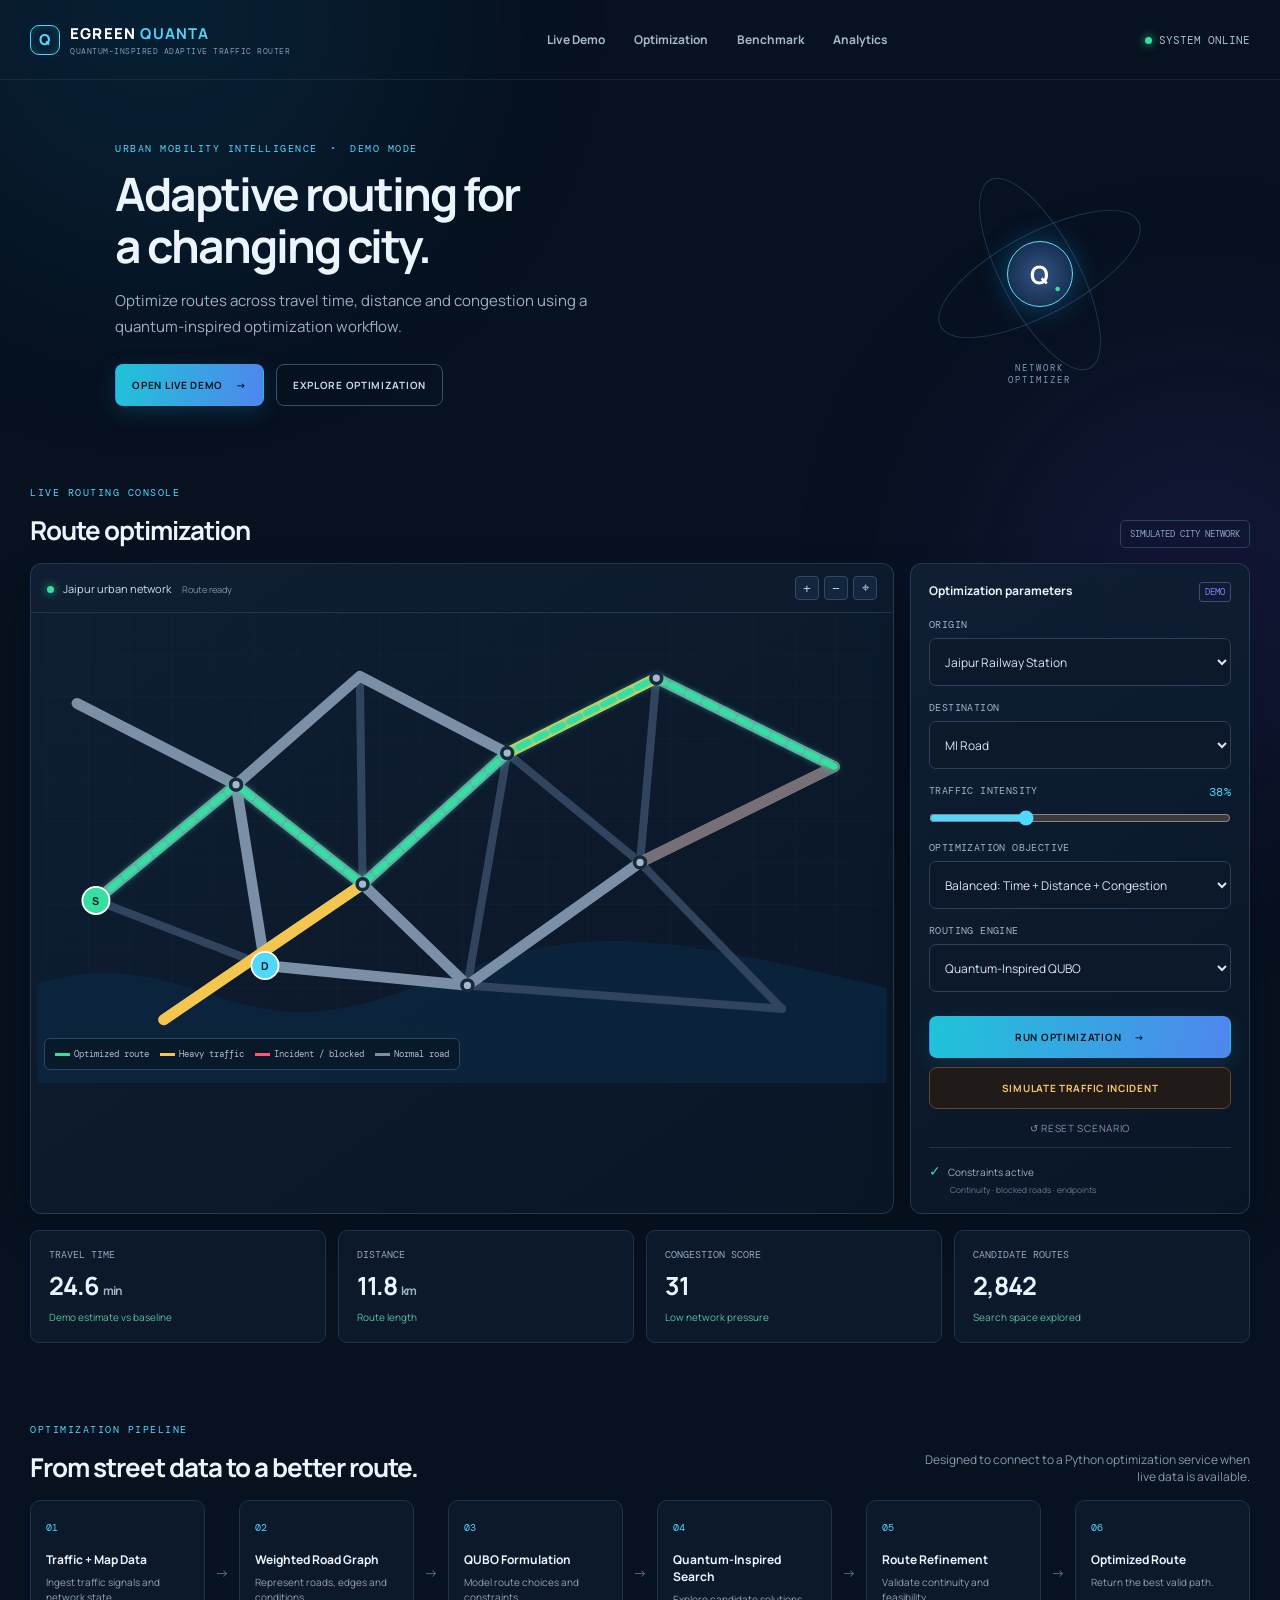
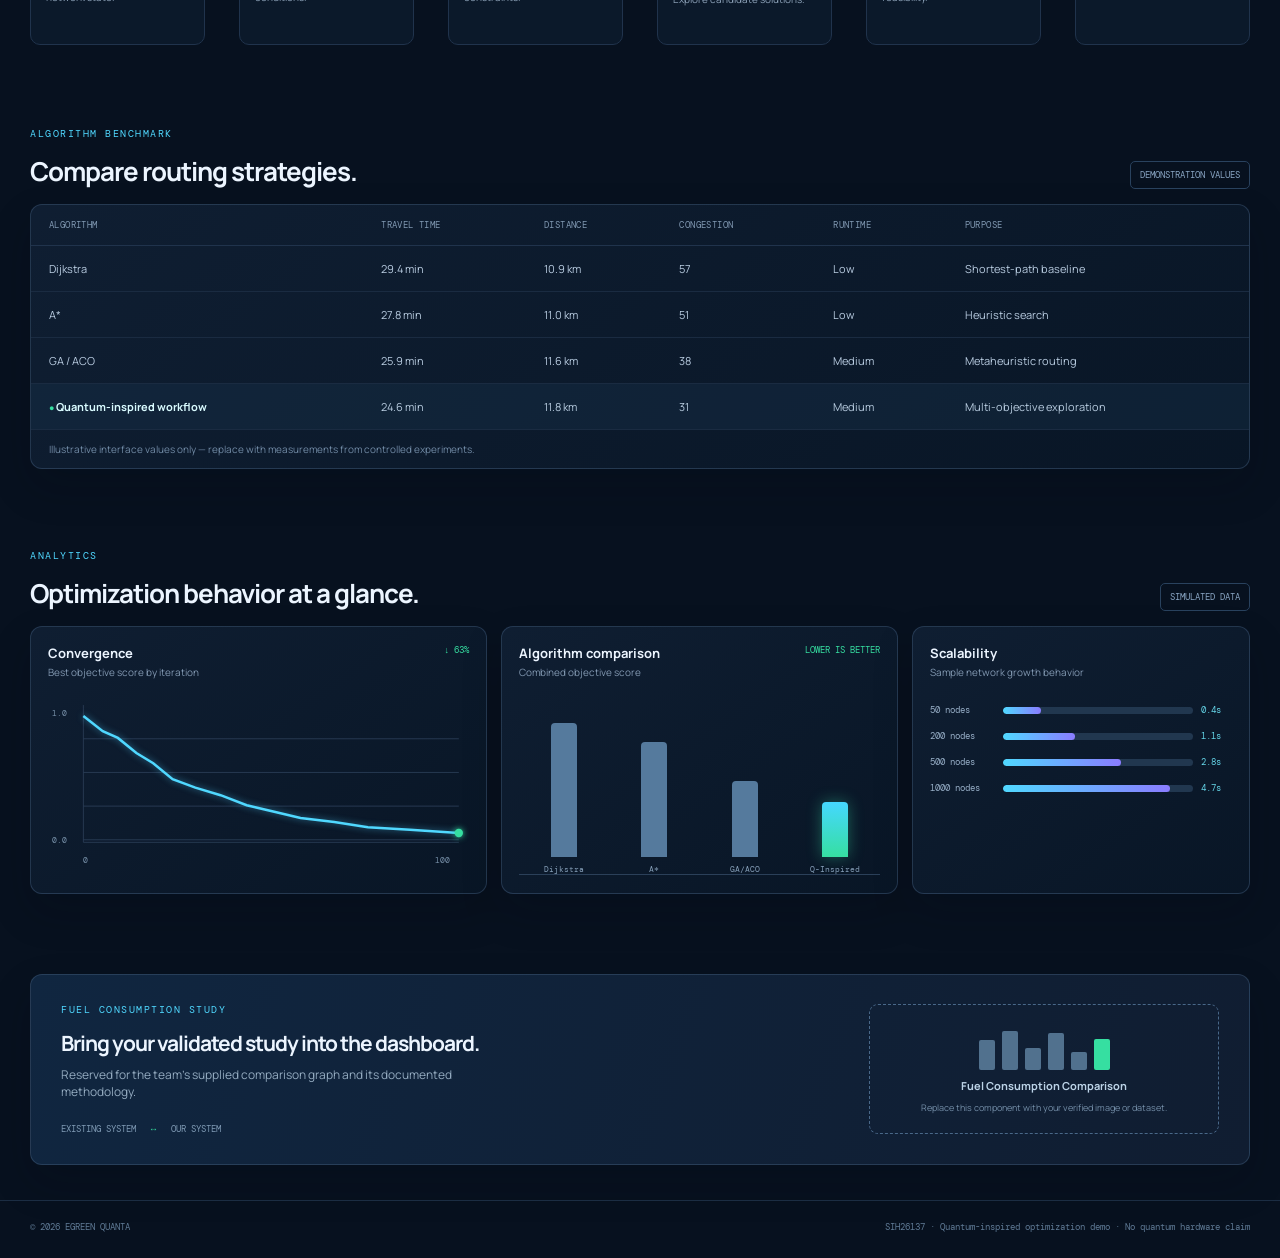
<file: index.html>
<!doctype html>
<html lang="en">
<head>
  <meta charset="UTF-8" />
  <meta name="viewport" content="width=device-width, initial-scale=1.0" />
  <meta name="description" content="Egreen Quanta — Quantum-inspired adaptive traffic routing demo." />
  <title>Egreen Quanta | Adaptive Traffic Router</title>
  <link rel="preconnect" href="https://fonts.googleapis.com">
  <link rel="preconnect" href="https://fonts.gstatic.com" crossorigin>
  <link href="https://fonts.googleapis.com/css2?family=DM+Mono:wght@400;500&family=Manrope:wght@400;500;600;700;800&display=swap" rel="stylesheet">
  <link rel="stylesheet" href="style.css" />
</head>
<body>
  <div class="ambient ambient-one"></div><div class="ambient ambient-two"></div>
  <header class="nav wrap">
    <a class="brand" href="#top" aria-label="Egreen Quanta home"><span class="brand-mark">Q</span><span>EGREEN <b>QUANTA</b><small>QUANTUM-INSPIRED ADAPTIVE TRAFFIC ROUTER</small></span></a>
    <nav><a href="#demo">Live Demo</a><a href="#pipeline">Optimization</a><a href="#benchmark">Benchmark</a><a href="#analytics">Analytics</a></nav>
    <div class="online"><i></i>System online</div>
  </header>

  <main id="top" class="wrap">
    <section class="hero">
      <div><p class="eyebrow">URBAN MOBILITY INTELLIGENCE <span>•</span> DEMO MODE</p><h1>Adaptive routing for<br>a changing city.</h1><p class="hero-copy">Optimize routes across travel time, distance and congestion using a quantum-inspired optimization workflow.</p><div class="hero-actions"><a class="button primary" href="#demo">Open live demo <span>→</span></a><a class="button ghost" href="#pipeline">Explore optimization</a></div></div>
      <div class="hero-orbit" aria-hidden="true"><div class="orbit-ring ring-a"></div><div class="orbit-ring ring-b"></div><div class="orbit-core">Q<span>•</span></div><em>NETWORK<br>OPTIMIZER</em></div>
    </section>

    <section id="demo" class="section-head"><div><p class="eyebrow">LIVE ROUTING CONSOLE</p><h2>Route optimization</h2></div><div class="demo-badge">SIMULATED CITY NETWORK</div></section>
    <section class="dashboard">
      <div class="map-card panel">
        <div class="panel-top"><div><span class="live-dot"></span> Jaipur urban network <small id="route-status">Route ready</small></div><div class="map-tools"><button aria-label="Zoom in">+</button><button aria-label="Zoom out">−</button><button aria-label="Locate">⌖</button></div></div>
        <div class="map-wrap">
          <svg id="city-map" viewBox="0 0 920 520" role="img" aria-label="Synthetic city road network with optimized traffic route">
            <defs><pattern id="grid" width="46" height="46" patternUnits="userSpaceOnUse"><path d="M 46 0 L 0 0 0 46" fill="none" stroke="#2b3a50" stroke-width=".7" opacity=".4"/></pattern><filter id="glow"><feGaussianBlur stdDeviation="4" result="coloredBlur"/><feMerge><feMergeNode in="coloredBlur"/><feMergeNode in="SourceGraphic"/></feMerge></filter></defs>
            <rect width="920" height="520" fill="url(#grid)"/><path class="water" d="M-10 410 C160 360 200 490 390 420 S620 340 930 415 L930 530 L-10 530Z"/>
            <g class="minor-roads"><path d="M34 100L210 190L347 70L510 155L675 72L872 170"/><path d="M55 318L210 190L350 300L510 155L657 276L872 170"/><path d="M130 450L350 300L466 412L657 276L814 438"/><path d="M210 190L242 390"/><path d="M347 70L350 300"/><path d="M510 155L466 412"/><path d="M675 72L657 276"/><path d="M55 318L242 390L466 412L814 438"/></g>
            <g class="roads"><path id="road-main" d="M55 318L210 190L350 300L510 155L675 72L872 170"/><path d="M130 450L350 300L466 412L657 276L872 170"/><path d="M34 100L210 190L347 70L510 155"/><path d="M210 190L242 390L466 412"/></g>
            <g class="traffic"><path d="M510 155L675 72"/><path d="M130 450L350 300"/><path id="incident-road" d="M657 276L872 170"/></g>
            <g id="route-normal" class="route"><path id="normal-route-path" d="M55 318L210 190L350 300L510 155L675 72L872 170"/></g>
            <g id="route-reroute" class="route hidden"><path id="reroute-path" d="M55 318L210 190L350 300L510 155L675 72L872 170"/></g>
            <g class="nodes"><circle cx="210" cy="190" r="6"/><circle cx="350" cy="300" r="6"/><circle cx="510" cy="155" r="6"/><circle cx="675" cy="72" r="6"/><circle cx="466" cy="412" r="6"/><circle cx="657" cy="276" r="6"/></g>
            <g id="start-marker" class="marker start"><circle cx="55" cy="318" r="15"/><text x="55" y="323">S</text><label id="start-label" x="77" y="301">SINDHI CAMP</label></g><g id="end-marker" class="marker end"><circle cx="242" cy="390" r="15"/><text x="242" y="395">D</text><label id="end-label" x="114" y="366">MI ROAD</label></g>
            <g id="incident-marker" class="incident-marker hidden"><circle cx="765" cy="220" r="14"/><path d="M765 211v10M765 226v2"/><text x="782" y="225">INCIDENT</text></g>
          </svg>
          <div class="map-legend"><span><i class="leg-route"></i>Optimized route</span><span><i class="leg-heavy"></i>Heavy traffic</span><span><i class="leg-incident"></i>Incident / blocked</span><span><i class="leg-normal"></i>Normal road</span></div>
        </div>
      </div>
      <aside class="controls panel">
        <div class="panel-label">Optimization parameters <span>DEMO</span></div>
          <label>Origin
            <select id="origin-location" aria-label="Origin">
              <option value="railway">Jaipur Railway Station</option>
              <option value="airport">Jaipur Airport</option>
              <option value="hawa-mahal">Hawa Mahal</option>
              <option value="mi-road">MI Road</option>
              <option value="sindhi-camp">Sindhi Camp</option>
              <option value="malviya-nagar">Malviya Nagar</option>
              <option value="mansarovar">Mansarovar</option>
              <option value="ajmer-road">Ajmer Road</option>
            </select>
          </label>
          <label>Destination
            <select id="destination-location" aria-label="Destination">
              <option value="railway">Jaipur Railway Station</option>
              <option value="airport">Jaipur Airport</option>
              <option value="hawa-mahal">Hawa Mahal</option>
              <option value="mi-road" selected>MI Road</option>
              <option value="sindhi-camp">Sindhi Camp</option>
              <option value="malviya-nagar">Malviya Nagar</option>
              <option value="mansarovar">Mansarovar</option>
              <option value="ajmer-road">Ajmer Road</option>
            </select>
          </label>
        <label class="traffic-label">Traffic intensity <output id="traffic-value">38%</output><input id="traffic-slider" type="range" min="10" max="100" value="38" /></label>
        <label>Optimization objective<select id="objective"><option value="balanced">Balanced: Time + Distance + Congestion</option><option value="fastest">Fastest Route</option><option value="low">Lowest Congestion</option><option value="fleet">Fleet / Multi-Vehicle Routing</option></select></label>
        <label>Routing engine<select id="engine"><option value="qubo">Quantum-Inspired QUBO</option><option value="anneal">QAOA / Annealing Simulation</option><option value="ga">GA / ACO</option><option value="dijkstra">Dijkstra</option><option value="astar">A*</option></select></label>
        <button id="run" class="button primary full">Run optimization <span>→</span></button><button id="incident" class="button warning full">Simulate traffic incident</button><button id="reset" class="reset">↺ Reset scenario</button>
        <div class="constraint"><span>✓</span> Constraints active <small>Continuity · blocked roads · endpoints</small></div>
      </aside>
    </section>
    <div id="progress" class="progress panel hidden"><div class="spinner"></div><span id="progress-text">Building weighted graph...</span><small>SIMULATED OPTIMIZATION</small></div>
    <section class="metrics" aria-label="Live demo metrics"><article><span>Travel time</span><strong id="travel-time">24.6 <small>min</small></strong><em id="time-change">− 13.4% vs baseline</em></article><article><span>Distance</span><strong id="distance">11.8 <small>km</small></strong><em id="distance-change">Route length</em></article><article><span>Congestion score</span><strong id="congestion">31</strong><em id="congestion-change">Low network pressure</em></article><article><span>Candidate routes</span><strong id="candidates">2,480</strong><em id="candidate-change">Search space explored</em></article></section>

    <section id="pipeline" class="section-head spaced"><div><p class="eyebrow">OPTIMIZATION PIPELINE</p><h2>From street data to a better route.</h2></div><p class="subtle">Designed to connect to a Python optimization service when live data is available.</p></section>
    <section class="pipeline"> <article><b>01</b><h3>Traffic + Map Data</h3><p>Ingest traffic signals and network state.</p></article><i>→</i><article><b>02</b><h3>Weighted Road Graph</h3><p>Represent roads, edges and conditions.</p></article><i>→</i><article><b>03</b><h3>QUBO Formulation</h3><p>Model route choices and constraints.</p></article><i>→</i><article><b>04</b><h3>Quantum-Inspired Search</h3><p>Explore candidate solutions.</p></article><i>→</i><article><b>05</b><h3>Route Refinement</h3><p>Validate continuity and feasibility.</p></article><i>→</i><article><b>06</b><h3>Optimized Route</h3><p>Return the best valid path.</p></article></section>

    <section id="benchmark" class="split-section"><div class="section-head"><div><p class="eyebrow">ALGORITHM BENCHMARK</p><h2>Compare routing strategies.</h2></div><div class="demo-badge">DEMONSTRATION VALUES</div></div><div class="table-card panel"><table><thead><tr><th>Algorithm</th><th>Travel time</th><th>Distance</th><th>Congestion</th><th>Runtime</th><th>Purpose</th></tr></thead><tbody><tr><td>Dijkstra</td><td>29.4 min</td><td>10.9 km</td><td>57</td><td>Low</td><td>Shortest-path baseline</td></tr><tr><td>A*</td><td>27.8 min</td><td>11.0 km</td><td>51</td><td>Low</td><td>Heuristic search</td></tr><tr><td>GA / ACO</td><td>25.9 min</td><td>11.6 km</td><td>38</td><td>Medium</td><td>Metaheuristic routing</td></tr><tr class="active-row"><td><span>●</span> Quantum-inspired workflow</td><td>24.6 min</td><td>11.8 km</td><td>31</td><td>Medium</td><td>Multi-objective exploration</td></tr></tbody></table><p class="table-note">Illustrative interface values only — replace with measurements from controlled experiments.</p></div></section>

    <section id="analytics" class="section-head spaced"><div><p class="eyebrow">ANALYTICS</p><h2>Optimization behavior at a glance.</h2></div><div class="demo-badge">SIMULATED DATA</div></section>
    <section class="analytics-grid"><article class="chart-card panel"><div class="chart-title"><div><h3>Convergence</h3><p>Best objective score by iteration</p></div><span>↓ 63%</span></div><svg class="line-chart" viewBox="0 0 500 210" aria-label="Sample convergence chart"><g class="chart-grid"><path d="M42 12V175H488M42 52H488M42 92H488M42 132H488M42 172H488"/></g><polyline points="42,25 65,43 83,51 105,69 125,81 148,100 175,110 205,119 236,131 270,139 300,146 340,151 380,157 430,160 488,164"/><circle cx="488" cy="164" r="5"/><text x="5" y="25">1.0</text><text x="5" y="176">0.0</text><text x="42" y="200">0</text><text x="460" y="200">100</text></svg></article>
      <article class="chart-card panel"><div class="chart-title"><div><h3>Algorithm comparison</h3><p>Combined objective score</p></div><span>LOWER IS BETTER</span></div><div class="bars"><div><i style="height:76%"></i><label>Dijkstra</label></div><div><i style="height:65%"></i><label>A*</label></div><div><i style="height:43%"></i><label>GA/ACO</label></div><div class="quantum"><i style="height:31%"></i><label>Q-Inspired</label></div></div></article>
      <article class="chart-card panel scalability"><div class="chart-title"><div><h3>Scalability</h3><p>Sample network growth behavior</p></div></div><div class="scale-row"><span>50 nodes</span><i><b style="width:20%"></b></i><em>0.4s</em></div><div class="scale-row"><span>200 nodes</span><i><b style="width:38%"></b></i><em>1.1s</em></div><div class="scale-row"><span>500 nodes</span><i><b style="width:62%"></b></i><em>2.8s</em></div><div class="scale-row"><span>1000 nodes</span><i><b style="width:88%"></b></i><em>4.7s</em></div></article></section>

    <section class="fuel panel"><div><p class="eyebrow">FUEL CONSUMPTION STUDY</p><h2>Bring your validated study into the dashboard.</h2><p>Reserved for the team’s supplied comparison graph and its documented methodology.</p><span>EXISTING SYSTEM <b>↔</b> OUR SYSTEM</span></div><div class="fuel-placeholder"><div class="placeholder-bars"><i></i><i></i><i></i><i></i><i></i><i></i></div><strong>Fuel Consumption Comparison</strong><small>Replace this component with your verified image or dataset.</small></div></section>
  </main>
  <footer class="wrap"><span>© 2026 EGREEN QUANTA</span><span>SIH26137 · Quantum-inspired optimization demo · No quantum hardware claim</span></footer>
  <script src="script.js"></script>
</body></html>
</file>
<file: style.css>
:root{--bg:#07111f;--panel:#0c192a;--panel2:#101f34;--line:#20334c;--text:#ecf5ff;--muted:#8fa3bc;--cyan:#50d8ff;--violet:#8a7cff;--green:#36dfa1;--amber:#f5c64d;--red:#ff5872}*{box-sizing:border-box}html{scroll-behavior:smooth}body{margin:0;background:var(--bg);color:var(--text);font:14px Manrope,Arial,sans-serif;overflow-x:hidden}.wrap{max-width:1360px;margin:auto;padding-left:30px;padding-right:30px}.ambient{position:fixed;border-radius:50%;filter:blur(110px);opacity:.15;pointer-events:none;z-index:-1}.ambient-one{width:520px;height:520px;background:#0c6e9f;top:-250px;left:-100px}.ambient-two{width:440px;height:440px;background:#553ab8;right:-140px;top:360px}.nav{height:80px;display:flex;align-items:center;justify-content:space-between;border-bottom:1px solid rgba(143,163,188,.13)}.brand{display:flex;align-items:center;gap:10px;color:#fff;text-decoration:none;font-weight:800;letter-spacing:1.2px;font-size:15px}.brand b{color:var(--cyan)}.brand small{display:block;font:8px DM Mono;letter-spacing:.5px;color:#7f98b4;margin-top:2px}.brand-mark{width:30px;height:30px;border:1px solid var(--cyan);border-radius:9px;display:grid;place-items:center;color:var(--cyan);box-shadow:inset 0 0 12px #1f8baa55}.nav nav{display:flex;gap:29px}.nav nav a{color:#aab9ca;text-decoration:none;font-size:12px;font-weight:700}.nav nav a:hover{color:white}.online{font:11px DM Mono;color:#a8bed2;text-transform:uppercase}.online i,.live-dot{display:inline-block;background:var(--green);width:7px;height:7px;border-radius:50%;margin-right:7px;box-shadow:0 0 10px var(--green)}.hero{min-height:350px;display:flex;align-items:center;justify-content:space-between;padding:62px 7% 42px}.eyebrow{font:10px DM Mono;color:var(--cyan);letter-spacing:1.5px;margin:0 0 13px}.eyebrow span{color:var(--violet);padding:0 5px}h1,h2,h3,p{margin-top:0}h1{font-size:46px;line-height:1.12;letter-spacing:-2px;margin-bottom:17px}h2{font-size:26px;letter-spacing:-1px;margin-bottom:0}.hero-copy{max-width:530px;color:#9eb0c5;font-size:15px;line-height:1.7}.hero-actions{display:flex;gap:12px;margin-top:25px}.button{border:1px solid transparent;border-radius:8px;min-height:42px;padding:0 16px;display:inline-flex;align-items:center;justify-content:center;gap:13px;text-decoration:none;text-transform:uppercase;font:700 10px Manrope;letter-spacing:.7px;cursor:pointer;transition:.2s}.button.primary{background:linear-gradient(100deg,#1fc4d8,#4f86ee);color:#06121e;box-shadow:0 7px 22px #1e94cb33}.button.primary:hover{filter:brightness(1.12);transform:translateY(-1px)}.button.ghost{border-color:#35516e;color:#c5d8ec}.button.warning{background:#201b18;border-color:#65462e;color:#f6c76d}.button.full{width:100%;margin-top:9px}.hero-orbit{width:250px;height:230px;position:relative;display:grid;place-items:center}.orbit-ring{position:absolute;border-radius:50%;border:1px solid #4d83ad55;transform:rotate(-28deg)}.ring-a{width:225px;height:82px}.ring-b{height:214px;width:78px}.orbit-core{width:66px;height:66px;border-radius:50%;display:grid;place-items:center;background:radial-gradient(circle,#345386,#0c233d);border:1px solid #64dfff;color:white;font-size:25px;font-weight:bold;box-shadow:0 0 30px #1aa4f866}.orbit-core span{color:var(--green);font-size:16px;position:absolute;margin:28px 0 0 35px}.hero-orbit em{font:9px DM Mono;letter-spacing:2px;font-style:normal;color:#7f9abb;position:absolute;bottom:3px;text-align:center}.section-head{display:flex;justify-content:space-between;align-items:end;margin:38px 0 15px}.section-head.spaced{margin-top:80px}.demo-badge{font:9px DM Mono;color:#89a5c3;border:1px solid #29425e;padding:7px 9px;border-radius:5px}.panel{background:linear-gradient(145deg,rgba(16,31,52,.94),rgba(9,22,39,.94));border:1px solid rgba(65,91,121,.47);border-radius:12px;box-shadow:0 18px 40px #02081333}.dashboard{display:grid;grid-template-columns:minmax(0,1fr) 340px;gap:16px}.map-card{overflow:hidden}.panel-top{height:49px;padding:0 16px;display:flex;align-items:center;justify-content:space-between;border-bottom:1px solid var(--line);font-size:11px;color:#cae0f5}.panel-top small{color:#7994ad;margin-left:9px}.map-tools{display:flex;gap:5px}.map-tools button{background:#14263d;border:1px solid #2d4968;color:#b9d5ee;width:24px;height:24px;border-radius:4px;cursor:pointer}.map-wrap{position:relative}.map-wrap svg{width:100%;display:block;max-height:470px}.water{fill:#0b2741;opacity:.75}.minor-roads path{fill:none;stroke:#30445e;stroke-width:9;stroke-linecap:round;stroke-linejoin:round}.roads path{fill:none;stroke:#7b90a7;stroke-width:12;stroke-linecap:round;stroke-linejoin:round}.traffic path{fill:none;stroke:var(--amber);stroke-width:12;stroke-linecap:round}.traffic #incident-road{stroke:#766f75}.route path{fill:none;stroke:var(--green);stroke-width:7;stroke-linecap:round;stroke-linejoin:round;filter:url(#glow);stroke-dasharray:13 8;animation:routeflow 1.4s linear infinite}.hidden{display:none!important}.nodes circle{fill:#a6b9c9;stroke:#17293d;stroke-width:4}.marker circle{stroke:#fff;stroke-width:2}.marker text{font:700 12px Manrope;text-anchor:middle;fill:#061522}.start circle{fill:var(--green)}.end circle{fill:var(--cyan)}.marker label,.incident-marker text{font:9px DM Mono;fill:#d6e7f8;letter-spacing:.8px}.incident-marker circle{fill:var(--red);stroke:#ffabb8;stroke-width:2}.incident-marker path{stroke:white;stroke-width:2}.map-legend{position:absolute;bottom:13px;left:13px;background:#091827dd;border:1px solid #2c4762;border-radius:6px;padding:9px 10px;display:flex;gap:11px;color:#a7bed3;font:9px DM Mono}.map-legend i{display:inline-block;width:15px;height:3px;vertical-align:middle;margin-right:4px}.leg-route{background:var(--green)}.leg-heavy{background:var(--amber)}.leg-incident{background:var(--red)}.leg-normal{background:#7b90a7}.controls{padding:18px}.panel-label{font-size:12px;font-weight:700;margin-bottom:19px}.panel-label span{float:right;font:9px DM Mono;color:var(--violet);border:1px solid #4d427e;padding:3px 5px;border-radius:3px}.controls label{display:block;color:#9fb4cb;font:10px DM Mono;text-transform:uppercase;letter-spacing:.4px;margin:15px 0}.select-like,select{width:100%;height:48px;margin-top:7px;border:1px solid #29425e;border-radius:7px;background:#0b192b;color:#d8e8f8;padding:0 11px;font:12px Manrope}.select-like{display:flex;align-items:center;gap:9px;text-transform:none;letter-spacing:0}.select-like b{font-size:18px;color:var(--cyan)}.select-like span{line-height:1.2;flex:1}.select-like small{display:block;color:#728ba5;font-size:10px;margin-top:3px}.select-like i{font-style:normal}.traffic-label output{float:right;color:var(--cyan);font-size:12px}input[type=range]{display:block;width:100%;margin:13px 0 2px;accent-color:var(--cyan)}select{appearance:auto}.reset{border:0;background:none;color:#7e98b2;width:100%;font:10px Manrope;padding:12px;cursor:pointer;text-transform:uppercase;letter-spacing:.7px}.constraint{border-top:1px solid var(--line);padding-top:13px;color:#9db2c8;font-size:10px}.constraint span{color:var(--green);font-size:14px;margin-right:5px}.constraint small{display:block;margin-left:21px;color:#637f9a;margin-top:4px}.progress{height:52px;margin-top:16px;padding:0 16px;display:flex;align-items:center;gap:11px;color:#cce7fc;font:12px DM Mono}.progress small{margin-left:auto;color:#718da8;font-size:9px}.spinner{width:17px;height:17px;border-radius:50%;border:2px solid #2b5278;border-top-color:var(--cyan);animation:spin .8s linear infinite}.metrics{display:grid;grid-template-columns:repeat(4,1fr);gap:12px;margin-top:16px}.metrics article{padding:17px 18px;background:#0b192a;border:1px solid var(--line);border-radius:9px}.metrics span{display:block;color:#91a8bf;font:10px DM Mono;text-transform:uppercase}.metrics strong{display:block;font-size:25px;letter-spacing:-1px;margin:7px 0 3px}.metrics strong small{font-size:12px;color:#9db2c6}.metrics em{font:10px Manrope;color:#5ebf9d;font-style:normal}.subtle{color:#869bb2;max-width:340px;text-align:right;font-size:12px;margin:0}.pipeline{display:flex;gap:10px;align-items:center}.pipeline article{background:#0b192a;border:1px solid var(--line);border-radius:10px;min-height:145px;flex:1;padding:15px}.pipeline article b{font:10px DM Mono;color:var(--cyan)}.pipeline h3{font-size:12px;margin:16px 0 7px}.pipeline p{color:#8fa4ba;font-size:10px;line-height:1.5;margin:0}.pipeline>i{font-style:normal;color:#58728c}.split-section{margin-top:82px}.table-card{overflow:auto}table{width:100%;border-collapse:collapse;text-align:left;min-width:700px}th{font:9px DM Mono;letter-spacing:.4px;text-transform:uppercase;color:#8099b2;padding:14px 18px;border-bottom:1px solid var(--line)}td{font-size:11px;color:#b8cce0;padding:15px 18px;border-bottom:1px solid #1a2b41}.active-row{background:#17334a66}.active-row td:first-child{color:#d9fbff;font-weight:700}.active-row span{color:var(--green);font-size:9px}.table-note{margin:12px 18px;color:#718ba5;font-size:10px}.analytics-grid{display:grid;grid-template-columns:1.15fr 1fr .85fr;gap:14px}.chart-card{padding:17px;min-height:250px}.chart-title{display:flex;justify-content:space-between}.chart-title h3{font-size:13px;margin-bottom:3px}.chart-title p{color:#8299b1;font-size:10px;margin:0}.chart-title span{font:9px DM Mono;color:var(--green)}.line-chart{width:100%;margin-top:16px}.chart-grid path{fill:none;stroke:#2b4059;stroke-width:1}.line-chart polyline{fill:none;stroke:var(--cyan);stroke-width:3;filter:drop-shadow(0 0 4px #4ed8ff88)}.line-chart circle{fill:var(--green);filter:drop-shadow(0 0 4px #36dfa1)}.line-chart text{font:9px DM Mono;fill:#7892aa}.bars{height:178px;margin-top:18px;display:flex;align-items:end;justify-content:space-around;border-bottom:1px solid #2b4059}.bars>div{height:100%;display:flex;flex-direction:column;justify-content:end;align-items:center;width:23%;gap:7px}.bars i{width:26px;background:#557a9d;border-radius:4px 4px 0 0}.bars .quantum i{background:linear-gradient(#45d8ff,#36dfa1);box-shadow:0 0 15px #36dfa166}.bars label{font:8px DM Mono;color:#86a0b9;white-space:nowrap}.scalability .chart-title{margin-bottom:25px}.scale-row{display:grid;grid-template-columns:65px 1fr 31px;gap:8px;align-items:center;margin:14px 0;font:9px DM Mono;color:#98b0c8}.scale-row i{height:7px;background:#21374f;border-radius:5px;overflow:hidden}.scale-row b{height:100%;display:block;background:linear-gradient(90deg,var(--cyan),var(--violet));border-radius:5px}.scale-row em{font-style:normal;color:#65d6e8}.fuel{margin:80px 0 35px;padding:28px 30px;display:flex;justify-content:space-between;align-items:center;overflow:hidden;background:linear-gradient(110deg,#102640,#101d31)}.fuel h2{font-size:21px;margin-bottom:9px}.fuel p:not(.eyebrow){color:#93aabf;font-size:12px;max-width:450px;margin-bottom:17px}.fuel>div>span{font:9px DM Mono;color:#7f9ab4}.fuel>div>span b{color:var(--green);padding:0 8px}.fuel-placeholder{width:350px;min-height:130px;border:1px dashed #496889;border-radius:9px;display:flex;flex-direction:column;justify-content:center;align-items:center;color:#bcd3e7}.fuel-placeholder strong{font-size:11px;margin:8px}.fuel-placeholder small{font:9px Manrope;color:#748ea8}.placeholder-bars{height:45px;display:flex;align-items:end;gap:7px}.placeholder-bars i{width:16px;background:#51718e;border-radius:2px}.placeholder-bars i:nth-child(1){height:30px}.placeholder-bars i:nth-child(2){height:39px}.placeholder-bars i:nth-child(3){height:22px}.placeholder-bars i:nth-child(4){height:37px}.placeholder-bars i:nth-child(5){height:18px}.placeholder-bars i:nth-child(6){height:31px;background:var(--green)}footer{border-top:1px solid #1b2d43;padding-top:20px!important;padding-bottom:25px!important;display:flex;justify-content:space-between;color:#607b96;font:9px DM Mono}@keyframes routeflow{to{stroke-dashoffset:-42}}@keyframes spin{to{transform:rotate(360deg)}}
@media(max-width:960px){.dashboard{grid-template-columns:1fr}.controls{display:grid;grid-template-columns:1fr 1fr;gap:0 15px}.panel-label,.constraint,.controls button{grid-column:1/-1}.hero{padding-left:0;padding-right:0}.pipeline{flex-wrap:wrap}.pipeline article{min-width:29%}.analytics-grid{grid-template-columns:1fr 1fr}.analytics-grid article:last-child{grid-column:1/-1}.fuel{gap:20px}}@media(max-width:650px){.wrap{padding-left:16px;padding-right:16px}.nav{height:65px}.nav nav{display:none}.brand small{display:none}.online{font-size:9px}.hero{min-height:0;padding:54px 0 30px}.hero-orbit{display:none}h1{font-size:35px}.dashboard{gap:10px}.controls{display:block}.metrics{grid-template-columns:1fr 1fr}.metrics article{padding:13px}.pipeline{display:grid;grid-template-columns:1fr 20px 1fr}.pipeline article{min-width:0}.pipeline>i{transform:rotate(0)}.section-head{align-items:start}.subtle{display:none}.analytics-grid{grid-template-columns:1fr}.analytics-grid article:last-child{grid-column:auto}.fuel{display:block}.fuel-placeholder{width:100%;margin-top:22px}.map-legend{flex-wrap:wrap;right:10px}.map-wrap svg{min-height:330px;object-fit:cover}.section-head.spaced{margin-top:55px}footer{gap:10px;flex-direction:column}.hero-actions{flex-direction:column;align-items:start}}
</file>
